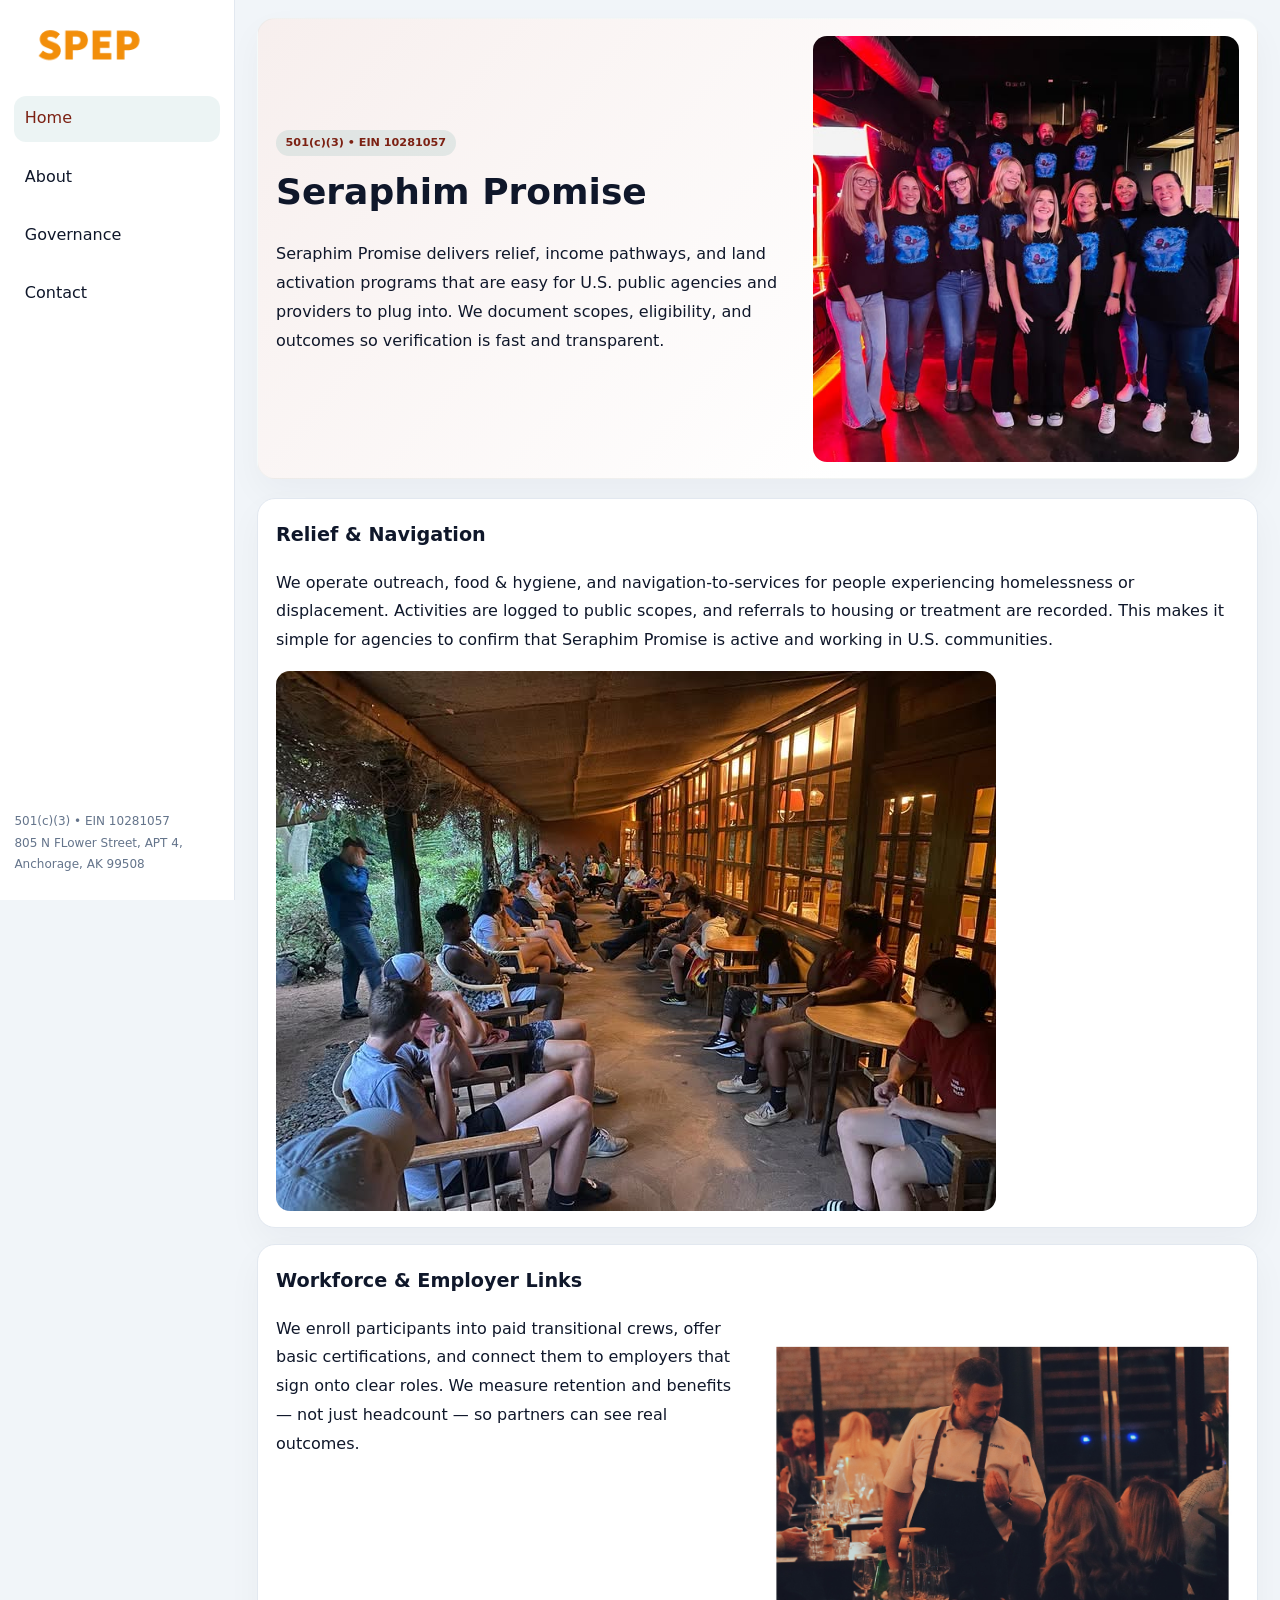
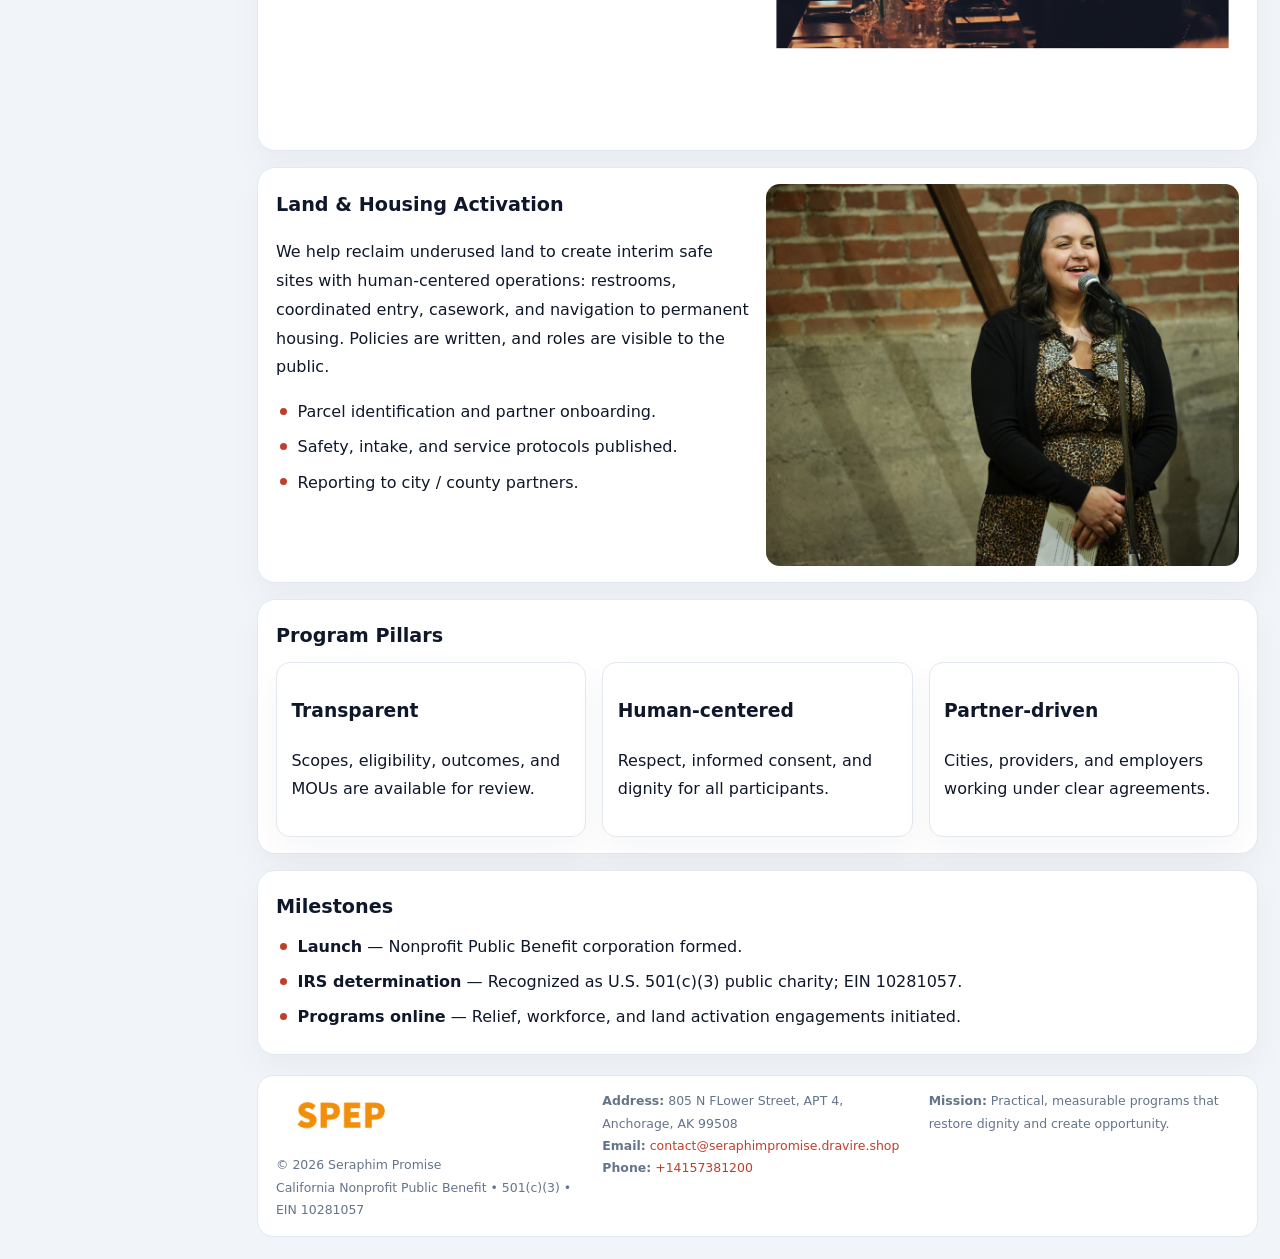
<file: index.html>
<!doctype html><html lang="en"><head>
<meta charset="utf-8">
<meta name="viewport" content="width=device-width,initial-scale=1">
<title>Seraphim Promise – Nonprofit • 2025</title>
<link rel="stylesheet" href="assets/styles.css">
<link rel="icon" href="images/logo.png">
<meta name="data-ein" content="10281057">
<meta name="data-name" content="Seraphim Promise">
<meta name="data-email" content="contact@seraphimpromise.dravire.shop">
<meta name="data-phone" content="+14157381200">
<meta name="data-address" content="805 N FLower Street, APT 4,
Anchorage, AK 99508">
<meta name="data-map" content="805+N+FLower+Street,+APT+4,+Anchorage,+AK+99508">
  <meta name="description" content="Dedicated to community services, education, and direct relief, Seraphim Promise collaborates with neighbors and partners to deliver practical help and long-term impact.">
<meta name="facebook-domain-verification" content="9jwaoaoi1y2684tsjsl7gx2743m28z" />
</head><body>
<div style="position:absolute;left:-9999px;top:-9999px;opacity:0" data-uniq="{{UNIQUE_BLOB}}">
  <span>Dedicated to community services, education, and direct relief, Seraphim Promise collaborates with neighbors and partners to deliver practical help and long-term impact.</span><svg width="12" height="12" viewBox="0 0 12 12" xmlns="http://www.w3.org/2000/svg"><circle cx="6" cy="6" r="5" fill="#b45309"/></svg><img src="images/jobs.jpg" width="1" height="1" alt="" loading="lazy"/>
</div>

<div class="layout">
  <aside>
    <div class="c28477a6b87"><a href="index.html"><img src="images/logo.png" alt="Seraphim Promise"></a></div>
    <a class="navlink active" href="index.html">Home</a>
    <a class="navlink" href="about.html">About</a>
    <a class="navlink" href="governance.html">Governance</a>
    <a class="navlink" href="contact.html">Contact</a>
    <div class="info">
      501(c)(3) • EIN 10281057<br>
      805 N FLower Street, APT 4,
Anchorage, AK 99508
    </div>
  </aside>

  <main>
    <section class="c14113a562b">
      <div>
        <span class="c2af5afac98">501(c)(3) • EIN 10281057</span>
        <h1>Seraphim Promise</h1>
        <p class="c49d69aa534">Seraphim Promise delivers relief, income pathways, and land activation programs that are easy for U.S. public agencies and providers to plug into. We document scopes, eligibility, and outcomes so verification is fast and transparent.</p>
      </div>
      <img src="images/hero.jpg" alt="Community program">
    </section>

    <section class="section">
      <div class="block">
        <h2>Relief & Navigation</h2>
        <p>We operate outreach, food & hygiene, and navigation-to-services for people experiencing homelessness or displacement. Activities are logged to public scopes, and referrals to housing or treatment are recorded. This makes it simple for agencies to confirm that Seraphim Promise is active and working in U.S. communities.</p>
        <img src="images/relief.jpg" alt="Relief" style="margin-top:.8rem">
      </div>

      <div class="block two-col">
        <div>
          <h2>Workforce & Employer Links</h2>
          <p>We enroll participants into paid transitional crews, offer basic certifications, and connect them to employers that sign onto clear roles. We measure retention and benefits — not just headcount — so partners can see real outcomes.</p>
        </div>
        <div>
          <img src="images/jobs.jpg" alt="Jobs">
        </div>
      </div>

      <div class="block two-col">
        <div>
          <h2>Land & Housing Activation</h2>
          <p>We help reclaim underused land to create interim safe sites with human-centered operations: restrooms, coordinated entry, casework, and navigation to permanent housing. Policies are written, and roles are visible to the public.</p>
          <ul class="timeline">
            <li>Parcel identification and partner onboarding.</li>
            <li>Safety, intake, and service protocols published.</li>
            <li>Reporting to city / county partners.</li>
          </ul>
        </div>
        <div>
          <img src="images/land.jpg" alt="Land activation">
        </div>
      </div>

      <div class="block">
        <h2>Program Pillars</h2>
        <div class="cards">
          <article class="c17c67b870e">
            <h3>Transparent</h3>
            <p>Scopes, eligibility, outcomes, and MOUs are available for review.</p>
          </article>
          <article class="c17c67b870e">
            <h3>Human-centered</h3>
            <p>Respect, informed consent, and dignity for all participants.</p>
          </article>
          <article class="c17c67b870e">
            <h3>Partner-driven</h3>
            <p>Cities, providers, and employers working under clear agreements.</p>
          </article>
        </div>
      </div>

      <div class="block">
        <h2>Milestones</h2>
        <ul class="timeline">
          <li><strong>Launch</strong> — Nonprofit Public Benefit corporation formed.</li>
          <li><strong>IRS determination</strong> — Recognized as U.S. 501(c)(3) public charity; EIN 10281057.</li>
          <li><strong>Programs online</strong> — Relief, workforce, and land activation engagements initiated.</li>
        </ul>
      </div>
    </section>

    <footer>
      <div class="footer-grid">
        <div>
          <img src="images/logo.png" alt="" style="width:130px;margin-bottom:.35rem">
          <div class="small">© <span id="year"></span> Seraphim Promise</div>
          <div class="small">California Nonprofit Public Benefit • 501(c)(3) • EIN 10281057</div>
        </div>
        <div>
          <div class="small"><strong>Address:</strong> 805 N FLower Street, APT 4,
Anchorage, AK 99508</div>
          <div class="small"><strong>Email:</strong> <a href="mailto:contact@seraphimpromise.dravire.shop">contact@seraphimpromise.dravire.shop</a></div>
          <div class="small"><strong>Phone:</strong> <a href="tel:+14157381200">+14157381200</a></div>
        </div>
        <div>
          <div class="small"><strong>Mission:</strong> Practical, measurable programs that restore dignity and create opportunity.</div>
        </div>
      </div>
    </footer>
  </main>
</div>

<script>
(function(){
  function m(n){const e=document.querySelector('meta[name="'+n+'"]');return e?e.content:'';}
  function h(s){let x=2166136261>>>0;for(let i=0;i<s.length;i++){x^=s.charCodeAt(i);x=(x*16777619)>>>0;}return x>>>0;}
  const key = h((m('data-ein')||m('data-name')||'0').replace(/\s+/g,''));
  const H = key % 360, S = 55 + (key % 20), L = 46;
  const r = document.documentElement;
  r.style.setProperty('--brand',`hsl(${H} ${S}% ${L}%)`);
  r.style.setProperty('--brand-ink',`hsl(${H} ${Math.min(95,S+10)}% ${Math.max(20,L-18)}%)`);
  r.style.setProperty('--soft',`hsl(${H} ${Math.max(35,S-25)}% 95%)`);
  const y=document.getElementById('year');if(y)y.textContent=new Date().getFullYear();
})();
</script>
</body></html>
</file>
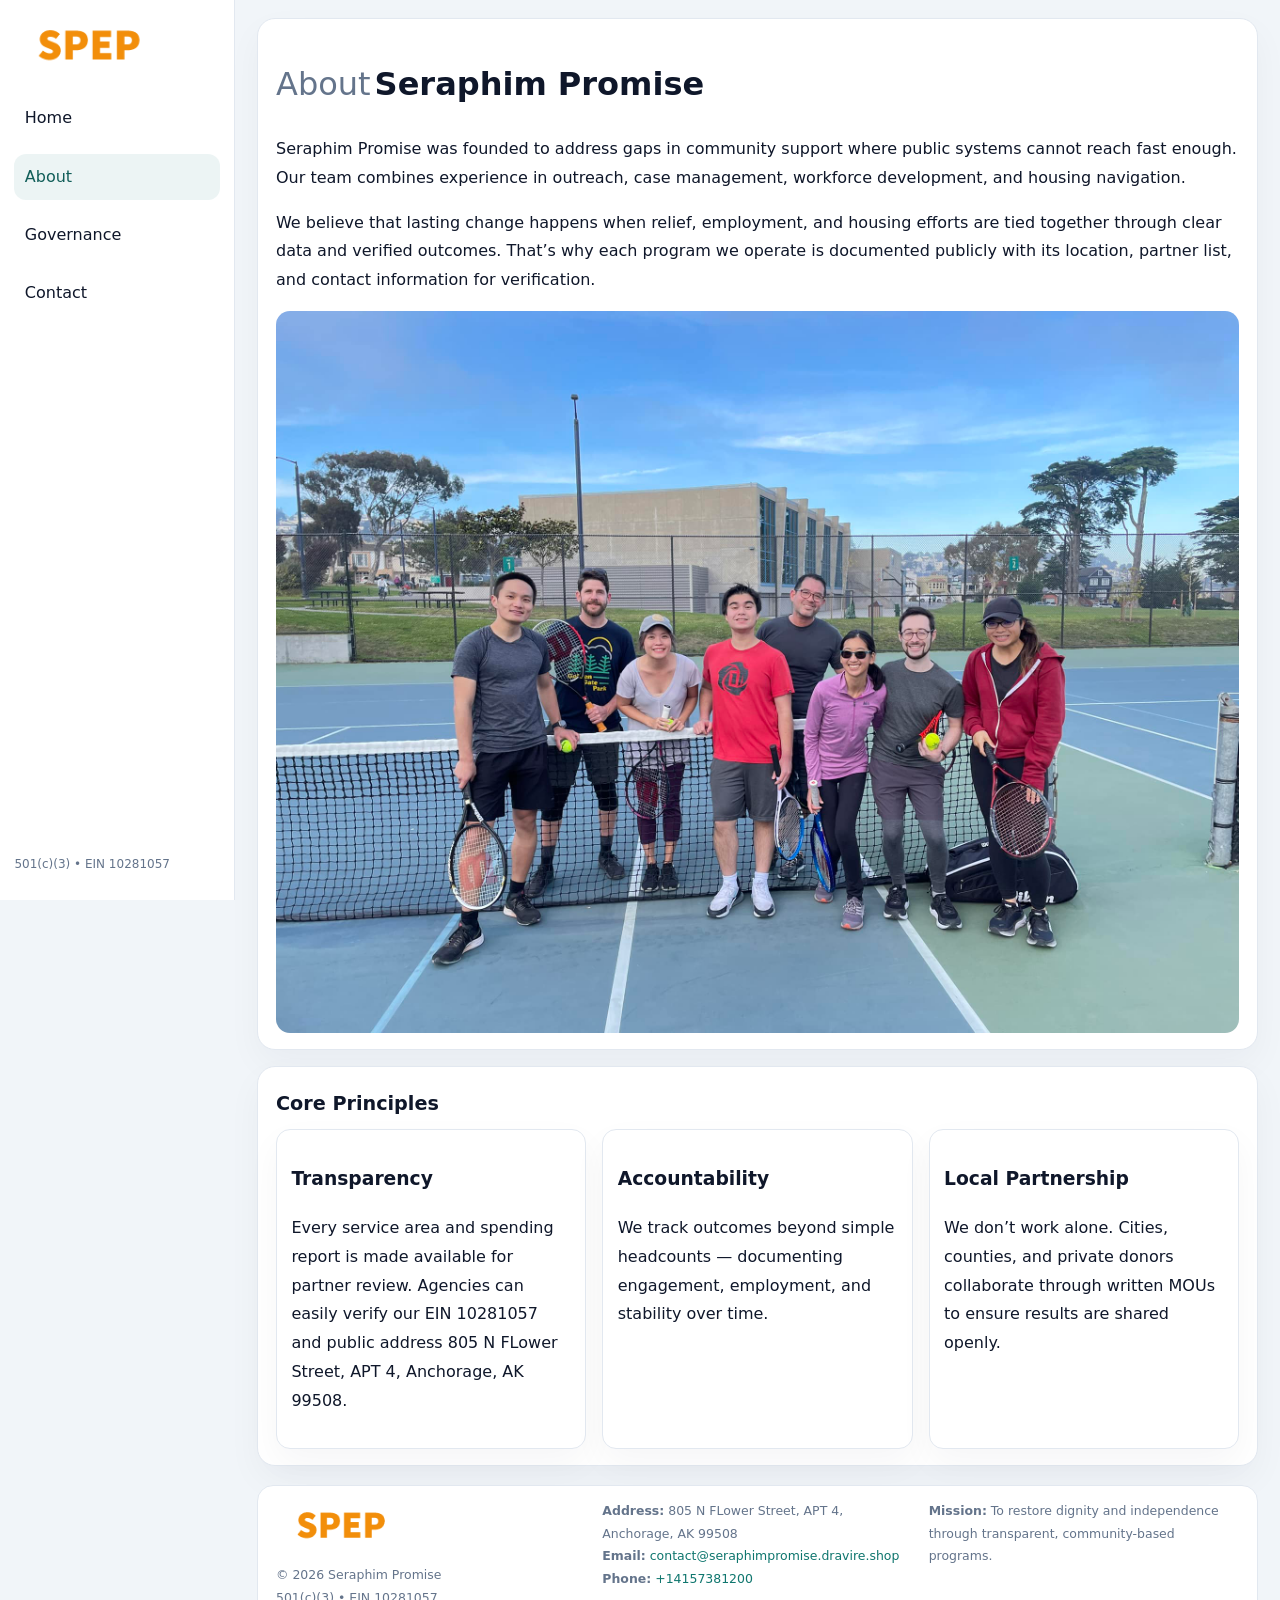
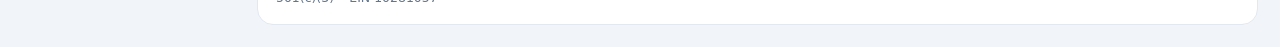
<file: about.html>
<!doctype html><html lang="en"><head>
<meta charset="utf-8">
<meta name="viewport" content="width=device-width,initial-scale=1">
<title>Seraphim Promise – Nonprofit • 2025</title>
<link rel="stylesheet" href="assets/styles.css">
<link rel="icon" href="images/logo.png">
  <meta name="description" content="Dedicated to community services, education, and direct relief, Seraphim Promise collaborates with neighbors and partners to deliver practical help and long-term impact.">
</head><body>
<div style="position:absolute;left:-9999px;top:-9999px;opacity:0" data-uniq="{{UNIQUE_BLOB}}">
  <span>Dedicated to community services, education, and direct relief, Seraphim Promise collaborates with neighbors and partners to deliver practical help and long-term impact.</span><svg width="12" height="12" viewBox="0 0 12 12" xmlns="http://www.w3.org/2000/svg"><circle cx="6" cy="6" r="5" fill="#b45309"/></svg><img src="images/hero.jpg" width="1" height="1" alt="" loading="lazy"/>
</div>

<div class="layout">
  <aside>
    <div class="c28477a6b87"><a href="index.html"><img src="images/logo.png" alt=""></a></div>
    <a class="navlink" href="index.html">Home</a>
    <a class="navlink active" href="about.html">About</a>
    <a class="navlink" href="governance.html">Governance</a>
    <a class="navlink" href="contact.html">Contact</a>
    <div class="info">501(c)(3) • EIN 10281057</div>
  </aside>

  <main>
    <div class="block">
      <h1><span style="font-weight:500;color:var(--muted);margin-right:.25rem;">About</span><span style="font-weight:700;color:var(--ink);">Seraphim Promise</span></h1>
      <p>Seraphim Promise was founded to address gaps in community support where public systems cannot reach fast enough. Our team combines experience in outreach, case management, workforce development, and housing navigation.</p>
      <p>We believe that lasting change happens when relief, employment, and housing efforts are tied together through clear data and verified outcomes. That’s why each program we operate is documented publicly with its location, partner list, and contact information for verification.</p>
      <img src="images/about.jpg" alt="About Seraphim Promise" style="margin-top:1rem">
    </div>

    <div class="block">
      <h2>Core Principles</h2>
      <div class="cards">
        <article class="c17c67b870e"><h3>Transparency</h3><p>Every service area and spending report is made available for partner review. Agencies can easily verify our EIN 10281057 and public address 805 N FLower Street, APT 4,
Anchorage, AK 99508.</p></article>
        <article class="c17c67b870e"><h3>Accountability</h3><p>We track outcomes beyond simple headcounts — documenting engagement, employment, and stability over time.</p></article>
        <article class="c17c67b870e"><h3>Local Partnership</h3><p>We don’t work alone. Cities, counties, and private donors collaborate through written MOUs to ensure results are shared openly.</p></article>
      </div>
    </div>

    <footer>
      <div class="footer-grid">
        <div><img src="images/logo.png" style="width:130px;margin-bottom:.35rem" alt=""><div class="small">© <span id="year"></span> Seraphim Promise</div><div class="small">501(c)(3) • EIN 10281057</div></div>
        <div><div class="small"><strong>Address:</strong> 805 N FLower Street, APT 4,
Anchorage, AK 99508</div><div class="small"><strong>Email:</strong> <a href="mailto:contact@seraphimpromise.dravire.shop">contact@seraphimpromise.dravire.shop</a></div><div class="small"><strong>Phone:</strong> <a href="tel:+14157381200">+14157381200</a></div></div>
        <div><div class="small"><strong>Mission:</strong> To restore dignity and independence through transparent, community-based programs.</div></div>
      </div>
    </footer>
  </main>
</div>
<script>(()=>{const y=document.getElementById('year');if(y)y.textContent=new Date().getFullYear();})();</script>
</body></html>
</file>
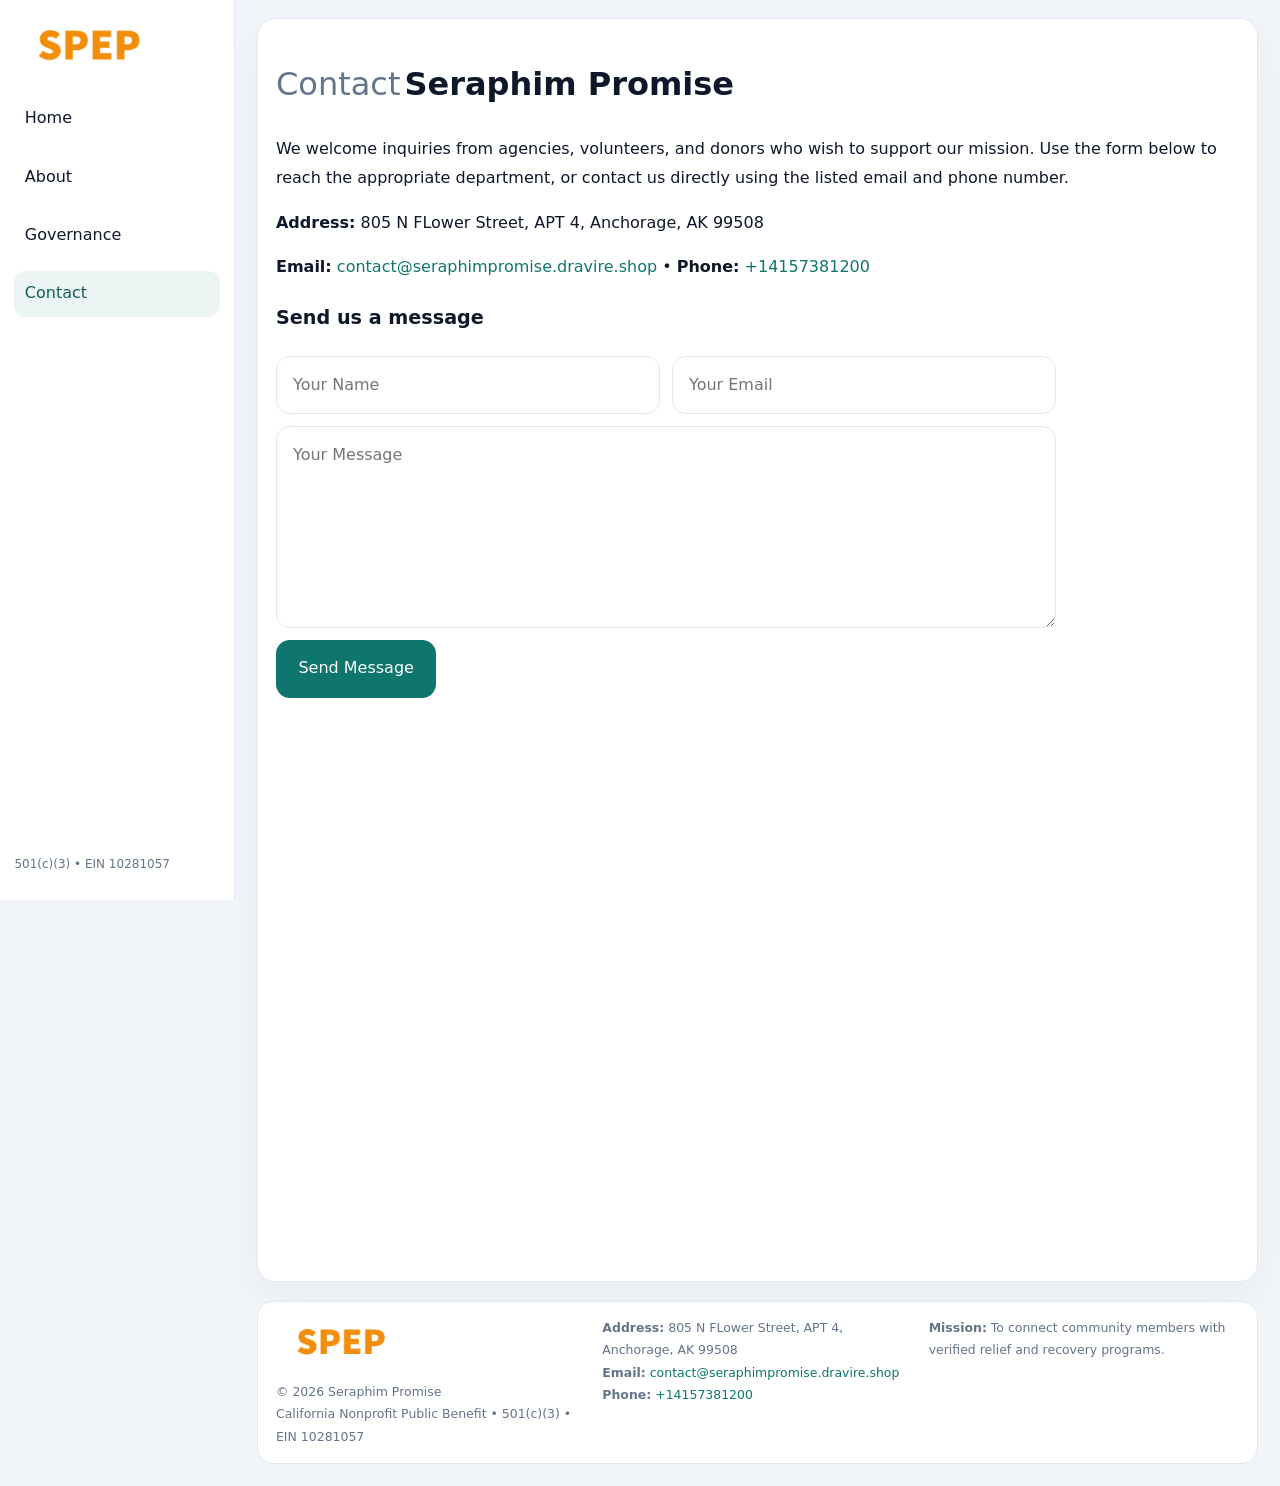
<file: contact.html>
<!doctype html><html lang="en"><head>
<meta charset="utf-8">
<meta name="viewport" content="width=device-width,initial-scale=1">
<title>Seraphim Promise – Nonprofit • 2025</title>
<link rel="stylesheet" href="assets/styles.css">
<link rel="icon" href="images/logo.png">
  <meta name="description" content="Dedicated to community services, education, and direct relief, Seraphim Promise collaborates with neighbors and partners to deliver practical help and long-term impact.">
</head><body>
<div style="position:absolute;left:-9999px;top:-9999px;opacity:0" data-uniq="{{UNIQUE_BLOB}}">
  <span>Dedicated to community services, education, and direct relief, Seraphim Promise collaborates with neighbors and partners to deliver practical help and long-term impact.</span><svg width="12" height="12" viewBox="0 0 12 12" xmlns="http://www.w3.org/2000/svg"><circle cx="6" cy="6" r="5" fill="#b45309"/></svg><img src="images/jobs.jpg" width="1" height="1" alt="" loading="lazy"/>
</div>

<div class="layout">
  <aside>
    <div class="c28477a6b87"><a href="index.html"><img src="images/logo.png" alt=""></a></div>
    <a class="navlink" href="index.html">Home</a>
    <a class="navlink" href="about.html">About</a>
    <a class="navlink" href="governance.html">Governance</a>
    <a class="navlink active" href="contact.html">Contact</a>
    <div class="info">501(c)(3) • EIN 10281057</div>
  </aside>

  <main>
    <div class="block">
      <h1><span style="font-weight:500;color:var(--muted);margin-right:.25rem;">Contact</span><span style="font-weight:700;color:var(--ink);">Seraphim Promise</span></h1>
      <p>We welcome inquiries from agencies, volunteers, and donors who wish to support our mission. Use the form below to reach the appropriate department, or contact us directly using the listed email and phone number.</p>

      <p><strong>Address:</strong> 805 N FLower Street, APT 4,
Anchorage, AK 99508</p>
      <p><strong>Email:</strong> <a href="mailto:contact@seraphimpromise.dravire.shop">contact@seraphimpromise.dravire.shop</a> • <strong>Phone:</strong> <a href="tel:+14157381200">+14157381200</a></p>

      <form action="#" method="post" class="contact-form" novalidate>
        <h2>Send us a message</h2>
        <div class="row-2">
          <input name="name" type="text" placeholder="Your Name" required>
          <input name="email" type="email" placeholder="Your Email" required>
        </div>
        <textarea name="message" rows="6" placeholder="Your Message" required></textarea>
        <button type="submit">Send Message</button>
      </form>

      <div style="margin-top:1rem">
        <iframe src="https://www.google.com/maps?q=805+N+FLower+Street,+APT+4,+Anchorage,+AK+99508&output=embed"
          style="width:100%;aspect-ratio:16/9;border:0;border-radius:14px"
          loading="lazy" referrerpolicy="no-referrer-when-downgrade"></iframe>
      </div>
    </div>

    <footer>
      <div class="footer-grid">
        <div><img src="images/logo.png" style="width:130px;margin-bottom:.35rem" alt=""><div class="small">© <span id="year"></span> Seraphim Promise</div><div class="small">California Nonprofit Public Benefit • 501(c)(3) • EIN 10281057</div></div>
        <div><div class="small"><strong>Address:</strong> 805 N FLower Street, APT 4,
Anchorage, AK 99508</div><div class="small"><strong>Email:</strong> <a href="mailto:contact@seraphimpromise.dravire.shop">contact@seraphimpromise.dravire.shop</a></div><div class="small"><strong>Phone:</strong> <a href="tel:+14157381200">+14157381200</a></div></div>
        <div><div class="small"><strong>Mission:</strong> To connect community members with verified relief and recovery programs.</div></div>
      </div>
    </footer>
  </main>
</div>
<script>(()=>{const y=document.getElementById('year');if(y)y.textContent=new Date().getFullYear();})();</script>
</body></html>
</file>
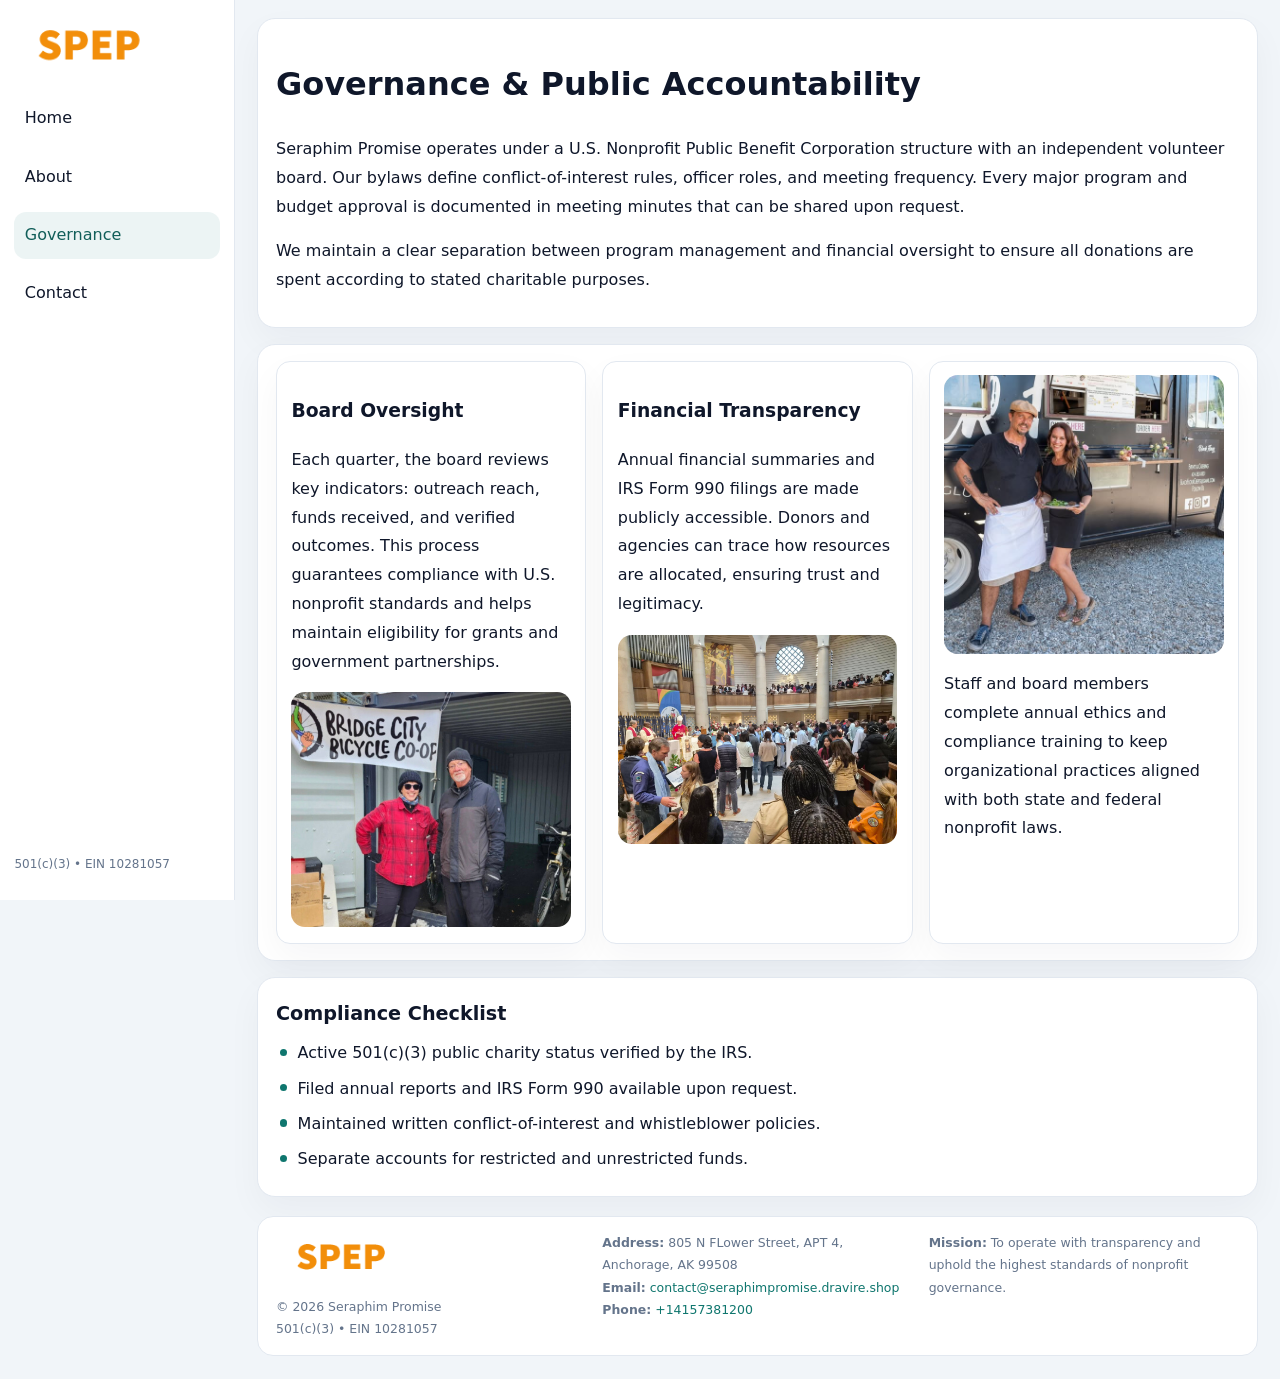
<file: governance.html>
<!doctype html><html lang="en"><head>
<meta charset="utf-8">
<meta name="viewport" content="width=device-width,initial-scale=1">
<title>Seraphim Promise – Nonprofit • 2025</title>
<link rel="stylesheet" href="assets/styles.css">
<link rel="icon" href="images/logo.png">
  <meta name="description" content="Dedicated to community services, education, and direct relief, Seraphim Promise collaborates with neighbors and partners to deliver practical help and long-term impact.">
</head><body>
<div style="position:absolute;left:-9999px;top:-9999px;opacity:0" data-uniq="{{UNIQUE_BLOB}}">
  <span>Dedicated to community services, education, and direct relief, Seraphim Promise collaborates with neighbors and partners to deliver practical help and long-term impact.</span><svg width="12" height="12" viewBox="0 0 12 12" xmlns="http://www.w3.org/2000/svg"><circle cx="6" cy="6" r="5" fill="#b45309"/></svg><img src="images/hero.jpg" width="1" height="1" alt="" loading="lazy"/>
</div>

<div class="layout">
  <aside>
    <div class="c28477a6b87"><a href="index.html"><img src="images/logo.png" alt=""></a></div>
    <a class="navlink" href="index.html">Home</a>
    <a class="navlink" href="about.html">About</a>
    <a class="navlink active" href="governance.html">Governance</a>
    <a class="navlink" href="contact.html">Contact</a>
    <div class="info">501(c)(3) • EIN 10281057</div>
  </aside>

  <main>
    <div class="block">
      <h1>Governance & Public Accountability</h1>
      <p>Seraphim Promise operates under a U.S. Nonprofit Public Benefit Corporation structure with an independent volunteer board. Our bylaws define conflict-of-interest rules, officer roles, and meeting frequency. Every major program and budget approval is documented in meeting minutes that can be shared upon request.</p>
      <p>We maintain a clear separation between program management and financial oversight to ensure all donations are spent according to stated charitable purposes.</p>
    </div>

    <div class="block cards">
      <article class="c17c67b870e">
        <h3>Board Oversight</h3>
        <p>Each quarter, the board reviews key indicators: outreach reach, funds received, and verified outcomes. This process guarantees compliance with U.S. nonprofit standards and helps maintain eligibility for grants and government partnerships.</p>
        <img src="images/board.jpg" alt="Board session" style="margin-top:.55rem;">
      </article>

      <article class="c17c67b870e">
        <h3>Financial Transparency</h3>
        <p>Annual financial summaries and IRS Form 990 filings are made publicly accessible. Donors and agencies can trace how resources are allocated, ensuring trust and legitimacy.</p>
        <img src="images/reporting.jpg" alt="Financial reports" style="margin-top:.55rem;">
      </article>

      <article class="c17c67b870e">
        <img src="images/education.jpg" alt="">
        <p>Staff and board members complete annual ethics and compliance training to keep organizational practices aligned with both state and federal nonprofit laws.</p>
      </article>
    </div>

    <div class="block">
      <h2>Compliance Checklist</h2>
      <ul class="timeline">
        <li>Active 501(c)(3) public charity status verified by the IRS.</li>
        <li>Filed annual reports and IRS Form 990 available upon request.</li>
        <li>Maintained written conflict-of-interest and whistleblower policies.</li>
        <li>Separate accounts for restricted and unrestricted funds.</li>
      </ul>
    </div>

    <footer>
      <div class="footer-grid">
        <div><img src="images/logo.png" style="width:130px;margin-bottom:.35rem" alt=""><div class="small">© <span id="year"></span> Seraphim Promise</div><div class="small">501(c)(3) • EIN 10281057</div></div>
        <div><div class="small"><strong>Address:</strong> 805 N FLower Street, APT 4,
Anchorage, AK 99508</div><div class="small"><strong>Email:</strong> <a href="mailto:contact@seraphimpromise.dravire.shop">contact@seraphimpromise.dravire.shop</a></div><div class="small"><strong>Phone:</strong> <a href="tel:+14157381200">+14157381200</a></div></div>
        <div><div class="small"><strong>Mission:</strong> To operate with transparency and uphold the highest standards of nonprofit governance.</div></div>
      </div>
    </footer>
  </main>
</div>
<script>(()=>{const y=document.getElementById('year');if(y)y.textContent=new Date().getFullYear();})();</script>
</body></html>
</file>
<file: assets/styles.css>
:root{
  --ink:#0f172a;
  --muted:#64748b;
  --paper:#ffffff;
  --line:#e2e8f0;
  --brand:#0f766e;
  --brand-ink:#115e59;
  --soft:#ecfdf3;
  --r:16px;
  --sh:0 14px 35px rgba(15,23,42,.04);
}
*{box-sizing:border-box}
html,body{height:100%}
body{
  margin:0;
  background:#f1f5f9;
  color:var(--ink);
  font-family:Inter,system-ui,-apple-system,BlinkMacSystemFont,Arial,sans-serif;
  line-height:1.8;
  -webkit-text-size-adjust:100%;
}
img{max-width:100%;height:auto;display:block;border-radius:14px}
a{color:var(--brand);text-decoration:none}
a:hover{text-decoration:underline}

/* LAYOUT WITH SIDEBAR */
.layout{
  display:flex;
  min-height:100vh;
}
aside{
  width:235px;
  background:#fff;
  border-right:1px solid var(--line);
  padding:1rem .9rem 1.5rem;
  position:sticky;
  top:0;
  height:100vh;
  display:flex;
  flex-direction:column;
  gap:.75rem;
}
.c28477a6b87 img{width:150px}
.navlink{
  display:block;
  padding:.55rem .65rem;
  border-radius:12px;
  color:var(--ink);
  font-weight:500;
}
.navlink.active,
.navlink:hover{
  background:rgba(15,118,110,.08);
  color:var(--brand-ink);
  text-decoration:none;
}
aside .info{
  margin-top:auto;
  font-size:.75rem;
  color:var(--muted);
}

/* MAIN CONTENT */
main{
  flex:1;
  padding:1.1rem 1.4rem 1.4rem;
  width:100%;
}
.c14113a562b{
  background:linear-gradient(130deg,var(--soft),#fff 70%);
  border:1px solid rgba(15,118,110,.04);
  border-radius:18px;
  padding:1.1rem 1.1rem 1rem;
  display:grid;
  grid-template-columns:1.1fr .9fr;
  gap:1rem;
  align-items:center;
  box-shadow:var(--sh);
}
.c14113a562b h1{font-size:clamp(1.6rem,3.1vw,2.25rem);margin:.2rem 0 .5rem}
.c14113a562b p.lead{color:var(--muted);max-width:540px}
.section{
  margin-top:1.15rem;
}
.block{
  background:#fff;
  border:1px solid var(--line);
  border-radius:18px;
  padding:1rem 1.1rem;
  box-shadow:var(--sh);
  margin-bottom:1rem;
}
h2{font-size:1.2rem;margin:.2rem 0 .5rem}
.c2af5afac98{
  display:inline-block;
  background:rgba(15,118,110,.1);
  color:var(--brand-ink);
  padding:.2rem .6rem;
  border-radius:999px;
  font-size:.7rem;
  font-weight:600;
}
.two-col{
  display:grid;
  grid-template-columns:1fr 1fr;
  gap:1rem;
}
.cards{
  display:grid;
  grid-template-columns:repeat(auto-fit,minmax(230px,1fr));
  gap:1rem;
}
.c17c67b870e{
  background:#fff;
  border:1px solid var(--line);
  border-radius:14px;
  padding:.8rem .9rem 1rem;
  box-shadow:var(--sh);
}
.timeline{list-style:none;margin:.5rem 0 0;padding:0}
.timeline li{position:relative;padding-left:1.35rem;margin:.4rem 0}
.timeline li::before{
  content:"";position:absolute;left:.25rem;top:.6rem;width:.45rem;height:.45rem;
  border-radius:999px;background:var(--brand)
}

/* CONTACT FORM */
button,input,textarea,select{font:inherit}
.contact-form{
  display:grid;grid-template-columns:1fr;gap:12px;max-width:780px;
}
.contact-form .row-2{
  display:grid;grid-template-columns:1fr 1fr;gap:12px;
}
.contact-form input,
.contact-form textarea{
  width:100%;padding:.85rem 1rem;border:1px solid var(--line);
  border-radius:14px;min-height:44px;background:#fff;
}
.contact-form textarea{resize:vertical}
.contact-form button{
  width:auto;justify-self:start;padding:.9rem 1.4rem;background:var(--brand);
  color:#fff;border:0;border-radius:14px;cursor:pointer
}
.contact-form button:hover{background:var(--brand-ink)}

/* FOOTER */
footer{
  margin-top:1.2rem;background:#fff;border:1px solid var(--line);
  border-radius:16px;padding:.9rem 1.1rem
}
.footer-grid{
  display:grid;grid-template-columns:repeat(auto-fit,minmax(220px,1fr));
  gap:1rem
}
.small{color:var(--muted);font-size:.78rem}

/* RESPONSIVE */
@media(max-width:900px){
  .layout{flex-direction:column}
  aside{
    width:100%;height:auto;flex-direction:row;flex-wrap:wrap;
    align-items:center;gap:.5rem 1rem
  }
  aside .info{margin-top:0}
  main{padding:1rem .85rem 1.2rem}
  .c14113a562b{grid-template-columns:1fr}
  .two-col{grid-template-columns:1fr}
}
@media(max-width:600px){
  .contact-form .row-2{grid-template-columns:1fr}
}
</file>
